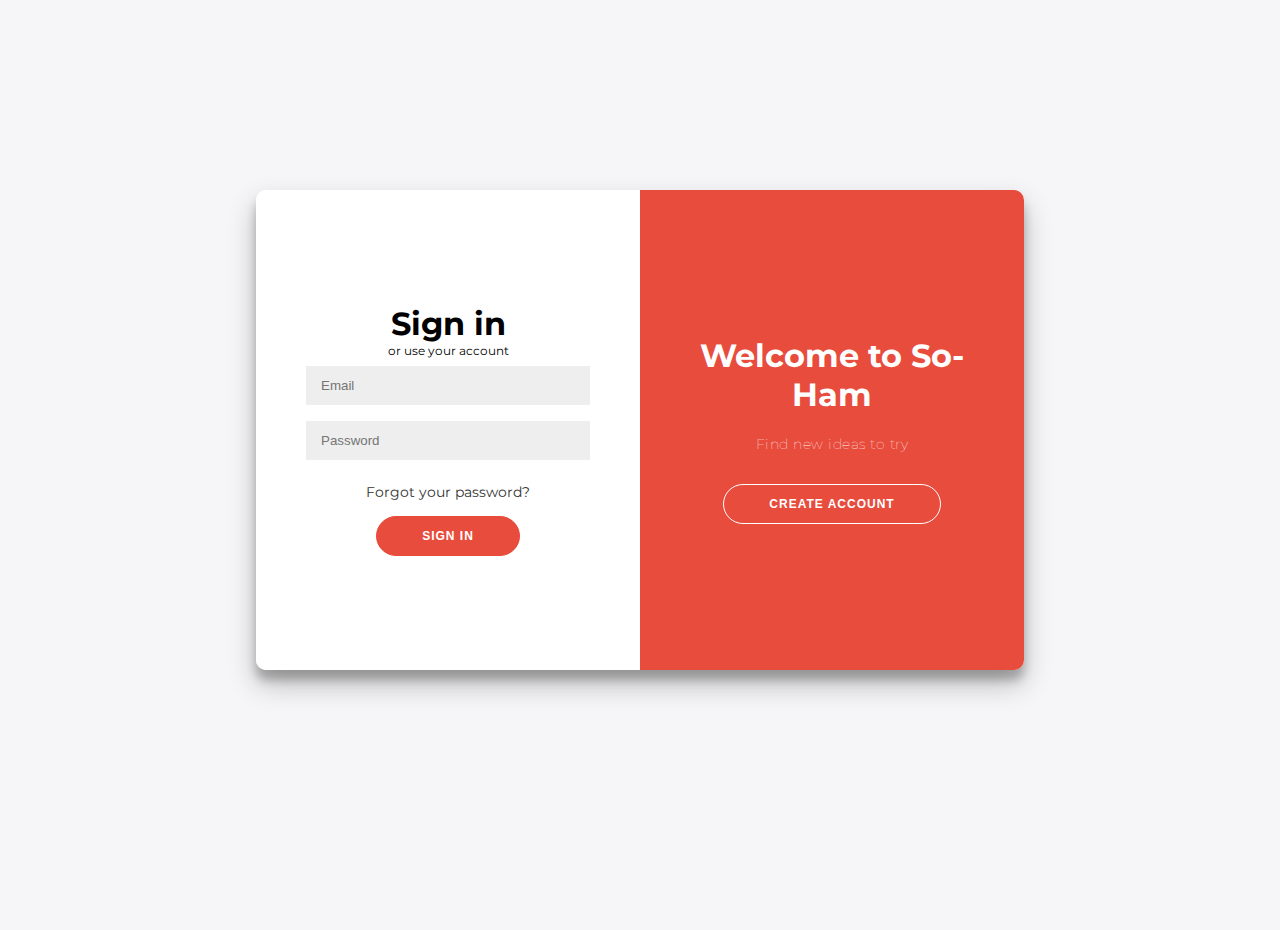
<file: login.html>
<!DOCTYPE html>
<html lang="en">
  <head>
    <meta charset="UTF-8" />
    <meta http-equiv="X-UA-Compatible" content="IE=edge" />
    <meta name="viewport" content="width=device-width, initial-scale=1.0" />
    <title>Document</title>
    <style>
      @import url("https://fonts.googleapis.com/css?family=Montserrat:400,800");

      * {
        box-sizing: border-box;
      }

      body {
        background: #f6f5f7;
        display: flex;
        justify-content: center;
        align-items: center;
        flex-direction: column;
        font-family: "Montserrat", sans-serif;
        height: 100vh;
        margin: -20px 0 50px;
      }

      h1 {
        font-weight: bold;
        margin: 0;
      }

      h2 {
        text-align: center;
      }

      p {
        font-size: 14px;
        font-weight: 100;
        line-height: 20px;
        letter-spacing: 0.5px;
        margin: 20px 0 30px;
      }

      span {
        font-size: 12px;
      }

      a {
        color: #333;
        font-size: 14px;
        text-decoration: none;
        margin: 15px 0;
      }

      button {
        border-radius: 20px;
        border: 1px solid #e84c3d;
        background-color: #e84c3d;
        color: #ffffff;
        font-size: 12px;
        font-weight: bold;
        padding: 12px 45px;
        letter-spacing: 1px;
        text-transform: uppercase;
        transition: transform 80ms ease-in;
      }

      button:active {
        transform: scale(0.95);
      }

      button:focus {
        outline: none;
      }

      button.ghost {
        background-color: transparent;
        border-color: #ffffff;
      }

      form {
        background-color: #ffffff;
        display: flex;
        align-items: center;
        justify-content: center;
        flex-direction: column;
        padding: 0 50px;
        height: 100%;
        text-align: center;
      }

      input {
        background-color: #eee;
        border: none;
        padding: 12px 15px;
        margin: 8px 0;
        width: 100%;
      }

      .container {
        background-color: #fff;
        border-radius: 10px;
        box-shadow: 0 14px 28px rgba(0, 0, 0, 0.25),
          0 10px 10px rgba(0, 0, 0, 0.22);
        position: relative;
        overflow: hidden;
        width: 768px;
        max-width: 100%;
        min-height: 480px;
      }

      .form-container {
        position: absolute;
        top: 0;
        height: 100%;
        transition: all 0.6s ease-in-out;
      }

      .login-account-container {
        left: 0;
        width: 50%;
        z-index: 2;
      }

      .container.right-panel-active .login-account-container {
        transform: translateX(100%);
      }

      .create-account {
        left: 0;
        width: 50%;
        opacity: 0;
        z-index: 1;
      }

      .container.right-panel-active .create-account {
        transform: translateX(100%);
        opacity: 1;
        z-index: 5;
        animation: show 0.6s;
      }

      @keyframes show {
        0%,
        49.99% {
          opacity: 0;
          z-index: 1;
        }

        50%,
        100% {
          opacity: 1;
          z-index: 5;
        }
      }

      .overlay-container {
        position: absolute;
        top: 0;
        left: 50%;
        width: 50%;
        height: 100%;
        overflow: hidden;
        transition: transform 0.6s ease-in-out;
        z-index: 100;
      }

      .container.right-panel-active .overlay-container {
        transform: translateX(-100%);
      }

      .overlay {
        background: #e84c3d;
        background: linear-gradient(to right, #e84c3d, #e84c3d);
        background-repeat: no-repeat;
        background-size: cover;
        background-position: 0 0;
        color: #ffffff;
        position: relative;
        left: -100%;
        height: 100%;
        width: 200%;
        transform: translateX(0);
        transition: transform 0.6s ease-in-out;
      }

      .container.right-panel-active .overlay {
        transform: translateX(50%);
      }

      .overlay-panel {
        position: absolute;
        display: flex;
        align-items: center;
        justify-content: center;
        flex-direction: column;
        padding: 0 40px;
        text-align: center;
        top: 0;
        height: 100%;
        width: 50%;
        transform: translateX(0);
        transition: transform 0.6s ease-in-out;
      }

      .overlay-left {
        transform: translateX(-20%);
      }

      .container.right-panel-active .overlay-left {
        transform: translateX(0);
      }

      .overlay-right {
        right: 0;
        transform: translateX(0);
      }

      .container.right-panel-active .overlay-right {
        transform: translateX(20%);
      }

      .social-container {
        margin: 20px 0;
      }

      .social-container a {
        border: 1px solid #dddddd;
        border-radius: 50%;
        display: inline-flex;
        justify-content: center;
        align-items: center;
        margin: 0 5px;
        height: 40px;
        width: 40px;
      }

      footer {
        background-color: #222;
        color: #fff;
        font-size: 14px;
        bottom: 0;
        position: fixed;
        left: 0;
        right: 0;
        text-align: center;
        z-index: 999;
      }

      footer p {
        margin: 10px 0;
      }

      footer i {
        color: red;
      }

      footer a {
        color: #3c97bf;
        text-decoration: none;
      }
    </style>
  </head>
  <body>
    <div class="container" id="container">
      <div class="form-container create-account">
        <form>
          <h1>Create Account</h1>
          <span>or use your email for registration</span>
          <input type="text" placeholder="Name" />
          <input type="email" placeholder="Email" />
          <input type="text" placeholder="location" />
          <input type="text" placeholder="Website URL" />
          <input type="text" placeholder="Contact No." />
          <button>Sign Up</button>
        </form>
      </div>
      <div class="form-container login-account-container">
        <form>
          <h1>Sign in</h1>
          <span>or use your account</span>
          <input type="email" placeholder="Email" />
          <input type="password" placeholder="Password" />
          <a href="#">Forgot your password?</a>
          <button>Sign In</button>
        </form>
      </div>
      <div class="overlay-container">
        <div class="overlay">
          <div class="overlay-panel overlay-left">
            <h1>Login Instead !</h1>
            <p>Find new ideas to try</p>
            <button class="ghost" id="signIn">Login</button>
          </div>
          <div class="overlay-panel overlay-right">
            <h1>Welcome to So-Ham</h1>
            <p>Find new ideas to try</p>
            <button class="ghost" id="signUp">Create Account</button>
          </div>
        </div>
      </div>
    </div>
  </body>
  <script>
    const signUpButton = document.getElementById("signUp");
    const signInButton = document.getElementById("signIn");
    const container = document.getElementById("container");
    signUpButton.addEventListener("click", () => {
      container.classList.add("right-panel-active");
    });
    signInButton.addEventListener("click", () => {
      container.classList.remove("right-panel-active");
    });
  </script>
</html>
</file>
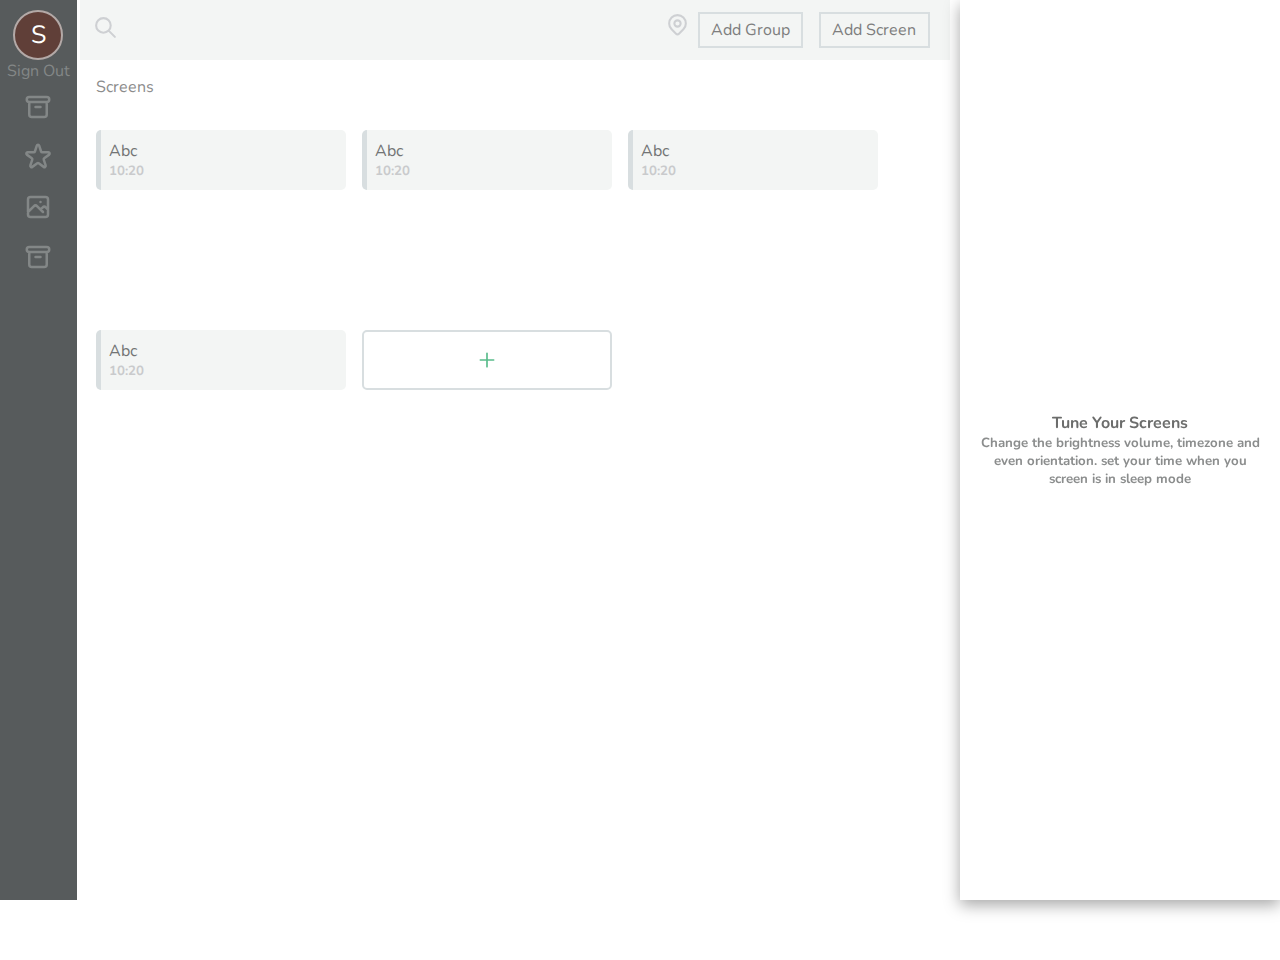
<file: screen.html>
<!DOCTYPE html>
<html lang="en">
  <head>
    <meta charset="UTF-8" />
    <meta http-equiv="X-UA-Compatible" content="IE=edge" />
    <meta name="viewport" content="width=device-width, initial-scale=1.0" />
    <title>Document</title>
    <link rel="preconnect" href="https://fonts.googleapis.com" />
    <link rel="preconnect" href="https://fonts.gstatic.com" crossorigin />
    <link
      href="https://fonts.googleapis.com/css2?family=Nunito&display=swap"
      rel="stylesheet"
    />
    <link rel="stylesheet" href="screen.css" />
  </head>
  <body>
    <div class="header">
      <div>
        <svg
          xmlns="http://www.w3.org/2000/svg"
          class="h-6 w-6"
          fill="none"
          style="color: #ced0d3; height: 25px"
          viewBox="0 0 24 24"
          stroke="currentColor"
        >
          <path
            stroke-linecap="round"
            stroke-linejoin="round"
            stroke-width="2"
            d="M21 21l-6-6m2-5a7 7 0 11-14 0 7 7 0 0114 0z"
          />
        </svg>
      </div>
      <div style="display: flex; flex-direction: row">
        <svg
          xmlns="http://www.w3.org/2000/svg"
          class="h-6 w-6"
          fill="none"
          style="color: #ced0d3; height: 25px"
          viewBox="0 0 24 24"
          stroke="currentColor"
        >
          <path
            stroke-linecap="round"
            stroke-linejoin="round"
            stroke-width="2"
            d="M17.657 16.657L13.414 20.9a1.998 1.998 0 01-2.827 0l-4.244-4.243a8 8 0 1111.314 0z"
          />
          <path
            stroke-linecap="round"
            stroke-linejoin="round"
            stroke-width="2"
            d="M15 11a3 3 0 11-6 0 3 3 0 016 0z"
          />
        </svg>
        <div class="headerButton">Add Group</div>
        <div class="headerButton">Add Screen</div>
      </div>
    </div>
    <div class="sidebarLeft">
      <div class="sidebarLeftItem">
        <div>S</div>
        <p>Sign Out</p>
      </div>
      <div class="sidebarLeftItem">
        <svg
          xmlns="http://www.w3.org/2000/svg"
          class="h-3 w-6"
          fill="none"
          style="color: #838787; height: 30px"
          viewBox="0 0 24 24"
          stroke="currentColor"
        >
          <path
            stroke-linecap="round"
            stroke-linejoin="round"
            stroke-width="2"
            d="M5 8h14M5 8a2 2 0 110-4h14a2 2 0 110 4M5 8v10a2 2 0 002 2h10a2 2 0 002-2V8m-9 4h4"
          />
        </svg>
      </div>
      <div class="sidebarLeftItem">
        <svg
          xmlns="http://www.w3.org/2000/svg"
          class="h-6 w-6"
          fill="none"
          viewBox="0 0 24 24"
          style="color: #838787; height: 30px"
          stroke="currentColor"
        >
          <path
            stroke-linecap="round"
            stroke-linejoin="round"
            stroke-width="2"
            d="M11.049 2.927c.3-.921 1.603-.921 1.902 0l1.519 4.674a1 1 0 00.95.69h4.915c.969 0 1.371 1.24.588 1.81l-3.976 2.888a1 1 0 00-.363 1.118l1.518 4.674c.3.922-.755 1.688-1.538 1.118l-3.976-2.888a1 1 0 00-1.176 0l-3.976 2.888c-.783.57-1.838-.197-1.538-1.118l1.518-4.674a1 1 0 00-.363-1.118l-3.976-2.888c-.784-.57-.38-1.81.588-1.81h4.914a1 1 0 00.951-.69l1.519-4.674z"
          />
        </svg>
      </div>
      <div class="sidebarLeftItem">
        <svg
          xmlns="http://www.w3.org/2000/svg"
          class="h-6 w-6"
          style="color: #838787; height: 30px"
          fill="none"
          viewBox="0 0 24 24"
          stroke="currentColor"
        >
          <path
            stroke-linecap="round"
            stroke-linejoin="round"
            stroke-width="2"
            d="M4 16l4.586-4.586a2 2 0 012.828 0L16 16m-2-2l1.586-1.586a2 2 0 012.828 0L20 14m-6-6h.01M6 20h12a2 2 0 002-2V6a2 2 0 00-2-2H6a2 2 0 00-2 2v12a2 2 0 002 2z"
          />
        </svg>
      </div>
      <div class="sidebarLeftItem">
        <svg
          xmlns="http://www.w3.org/2000/svg"
          class="h-3 w-6"
          fill="none"
          style="color: #838787; height: 30px"
          viewBox="0 0 24 24"
          stroke="currentColor"
        >
          <path
            stroke-linecap="round"
            stroke-linejoin="round"
            stroke-width="2"
            d="M5 8h14M5 8a2 2 0 110-4h14a2 2 0 110 4M5 8v10a2 2 0 002 2h10a2 2 0 002-2V8m-9 4h4"
          />
        </svg>
      </div>
    </div>
    <div class="mainScreen">
      <div style="color: #8c8c8c">Screens</div>
      <div class="screenContainer">
        <div class="smallCards">
          <p style="color: #727474">Abc</p>
          <h5 style="color: #c9cacc">10:20</h5>
        </div>
        <div class="smallCards">
          <p style="color: #727474">Abc</p>
          <h5 style="color: #c9cacc">10:20</h5>
        </div>
        <div class="smallCards">
          <p style="color: #727474">Abc</p>
          <h5 style="color: #c9cacc">10:20</h5>
        </div>
        <div class="smallCards">
          <p style="color: #727474">Abc</p>
          <h5 style="color: #c9cacc">10:20</h5>
        </div>
        <div class="AddScreen smallCards">
          <svg
            xmlns="http://www.w3.org/2000/svg"
            class="h-6 w-6"
            fill="none"
            viewBox="0 0 24 24"
            stroke="currentColor"
            style="color: #59bc8b; height: 20px"
          >
            <path
              stroke-linecap="round"
              stroke-linejoin="round"
              stroke-width="2"
              d="M12 4v16m8-8H4"
            />
          </svg>
        </div>
      </div>
    </div>
    <div class="sidebarRight">
      <h4 style="color: #6c6d6c">Tune Your Screens</h4>
      <h5 style="text-align: center">
        Change the brightness volume, timezone and even orientation. set your
        time when you screen is in sleep mode
      </h5>
    </div>
  </body>
</html>
</file>
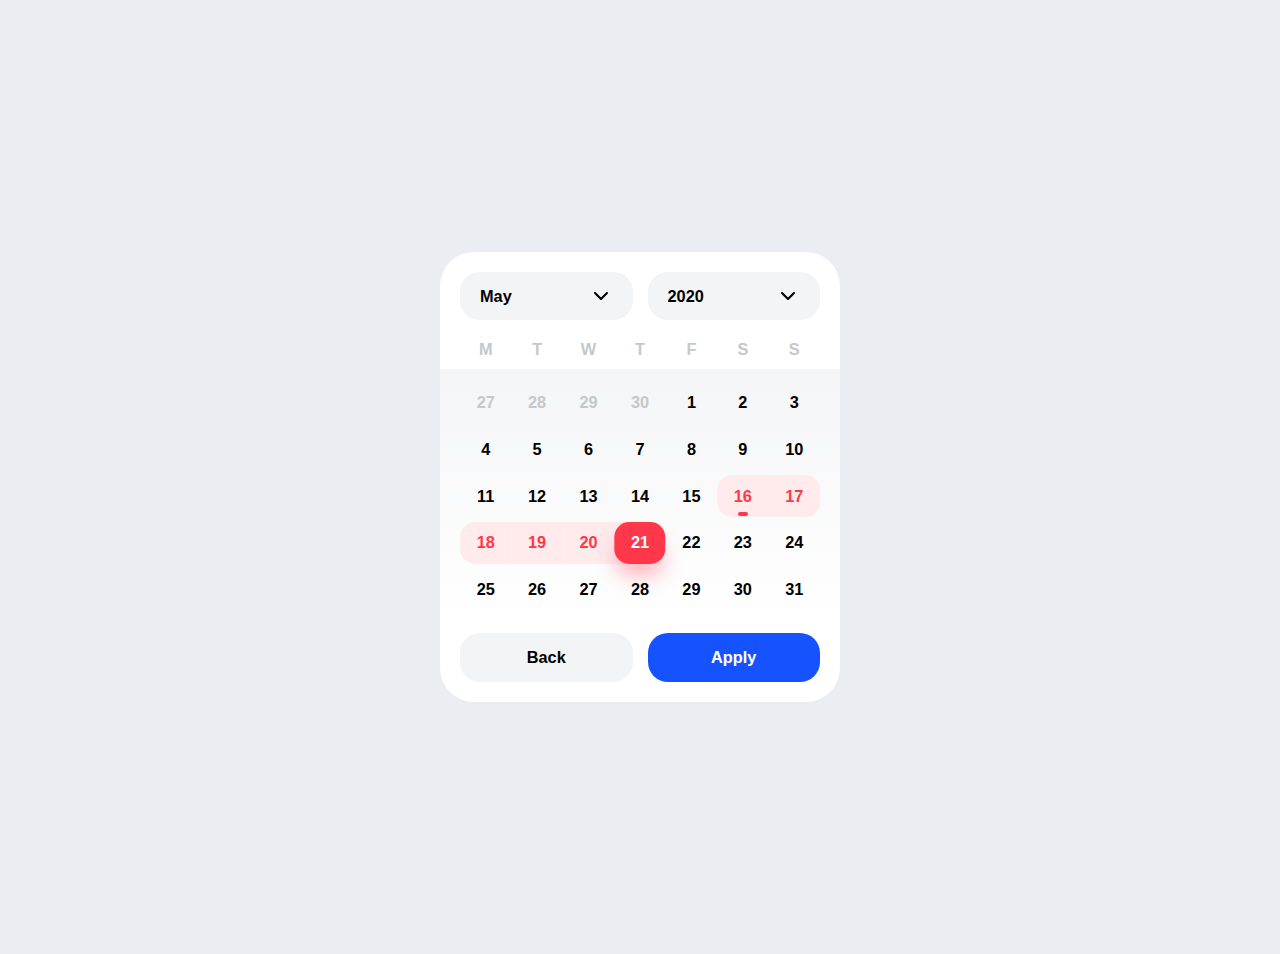
<file: test.html>
<!DOCTYPE html>
<html lang="en">
  <head>
    <meta charset="UTF-8" />
    <meta http-equiv="X-UA-Compatible" content="IE=edge" />
    <meta name="viewport" content="width=device-width, initial-scale=1.0" />
    <title>Document</title>
    <link
      href="https://fonts.googleapis.com/css?family=DM+Sans:400,500,700&display=swap"
      rel="stylesheet"
    />
    <link rel="stylesheet" href="test.css" />
  </head>
  <body>
    <div class="calendar">
      <div class="calendar__opts">
        <select name="calendar__month" id="calendar__month">
          <option>Jan</option>
          <option>Feb</option>
          <option>Mar</option>
          <option>Apr</option>
          <option selected>May</option>
          <option>Jun</option>
          <option>Jul</option>
          <option>Aug</option>
          <option>Sep</option>
          <option>Oct</option>
          <option>Nov</option>
          <option>Dec</option>
        </select>

        <select name="calendar__year" id="calendar__year">
          <option>2017</option>
          <option>2018</option>
          <option>2019</option>
          <option selected>2020</option>
        </select>
      </div>

      <div class="calendar__body">
        <div class="calendar__days">
          <div>M</div>
          <div>T</div>
          <div>W</div>
          <div>T</div>
          <div>F</div>
          <div>S</div>
          <div>S</div>
        </div>

        <div class="calendar__dates">
          <div class="calendar__date calendar__date--grey"><span>27</span></div>
          <div class="calendar__date calendar__date--grey"><span>28</span></div>
          <div class="calendar__date calendar__date--grey"><span>29</span></div>
          <div class="calendar__date calendar__date--grey"><span>30</span></div>
          <div class="calendar__date"><span>1</span></div>
          <div class="calendar__date"><span>2</span></div>
          <div class="calendar__date"><span>3</span></div>
          <div class="calendar__date"><span>4</span></div>
          <div class="calendar__date"><span>5</span></div>
          <div class="calendar__date"><span>6</span></div>
          <div class="calendar__date"><span>7</span></div>
          <div class="calendar__date"><span>8</span></div>
          <div class="calendar__date"><span>9</span></div>
          <div class="calendar__date"><span>10</span></div>
          <div class="calendar__date"><span>11</span></div>
          <div class="calendar__date"><span>12</span></div>
          <div class="calendar__date"><span>13</span></div>
          <div class="calendar__date"><span>14</span></div>
          <div class="calendar__date"><span>15</span></div>
          <div
            class="calendar__date calendar__date--selected calendar__date--first-date calendar__date--range-start"
          >
            <span>16</span>
          </div>
          <div
            class="calendar__date calendar__date--selected calendar__date--last-date"
          >
            <span>17</span>
          </div>
          <div
            class="calendar__date calendar__date--selected calendar__date--first-date"
          >
            <span>18</span>
          </div>
          <div class="calendar__date calendar__date--selected">
            <span>19</span>
          </div>
          <div class="calendar__date calendar__date--selected">
            <span>20</span>
          </div>
          <div
            class="calendar__date calendar__date--selected calendar__date--last-date calendar__date--range-end"
          >
            <span>21</span>
          </div>
          <div class="calendar__date"><span>22</span></div>
          <div class="calendar__date"><span>23</span></div>
          <div class="calendar__date"><span>24</span></div>
          <div class="calendar__date"><span>25</span></div>
          <div class="calendar__date"><span>26</span></div>
          <div class="calendar__date"><span>27</span></div>
          <div class="calendar__date"><span>28</span></div>
          <div class="calendar__date"><span>29</span></div>
          <div class="calendar__date"><span>30</span></div>
          <div class="calendar__date"><span>31</span></div>
        </div>
      </div>

      <div class="calendar__buttons">
        <button class="calendar__button calendar__button--grey">Back</button>

        <button class="calendar__button calendar__button--primary">
          Apply
        </button>
      </div>
    </div>
  </body>
</html>
</file>
<file: screen.css>
* {
  font-family: "Nunito", sans-serif;
  margin: 0;
  padding: 0;
  box-sizing: border-box;
}
.sidebarLeft {
  background-color: #575b5c;
  width: 6vw;
  height: 100vh;
  position: fixed;
  top: 0;
  display: flex;
  flex-direction: column;
}
.sidebarRight {
  background-color: #fff;
  box-shadow: rgba(0, 0, 0, 0.35) 0px 5px 15px;
  width: 25vw;
  right: 0;
  top: 0;
  color: #8b8d8d;
  padding: 1rem;
  z-index: 1;
  height: 100vh;
  position: fixed;
  display: flex;
  justify-content: center;
  align-items: center;
  flex-direction: column;
}
.sidebarLeftItem {
  width: 100%;
  min-height: 50px;
  flex-direction: column;
  display: flex;
  align-items: center;
  color: white;
  justify-content: center;
}
.sidebarLeftItem div {
  width: 50px;
  margin-top: 10px;
  border: 2px solid #b3a9a7;
  display: grid;
  place-items: center;
  height: 50px;
  font-size: 25px;

  border-radius: 50%;
  background-color: #603f38;
}
.sidebarLeftItem p {
  color: #838787;
}
.mainScreen {
  width: 69vw;
  height: 100vh;
  margin-left: 80px;
  padding: 1rem;
  background-color: rgb(255, 255, 255);
}
.header {
  width: 68vw;
  height: 60px;
  margin-left: 80px;
  padding: 0.8rem;
  display: flex;
  flex-direction: row;
  align-items: center;
  justify-content: space-between;
  top: 0;
  background-color: #f3f5f4;
}

.screenContainer {
  width: 100%;
  display: flex;
  flex-direction: row;
  flex-wrap: wrap;
  margin: 1rem 0;
  min-height: 400px;
}
.smallCards {
  width: 250px;
  margin: 1rem 1rem 0 0;
  height: 60px;
  border-left: 5px solid #d8dee0;
  background-color: #f3f5f4;
  display: flex;
  justify-content: center;
  border-radius: 5px;
  padding: 0.5rem;
  flex-direction: column;
}
.AddScreen {
  background-color: white !important;
  cursor: pointer;
  border: 2px solid #d8dee0 !important;
}
.AddScreen:hover {
  background-color: #d8dee0 !important;
}
.headerButton {
  border: 2px solid #d8dee0 !important;
  padding: 0.3rem 0.7rem;
  color: #7e7e7e;
  cursor: pointer;
  margin: 0 0.5rem;
}
.generalButton {
  border: 2px solid #cae5d9 !important;
  padding: 0.3rem 0.7rem;
  color: #7e7e7e;
  font-weight: bold;
  width: 100%;
  text-align: center;
  cursor: pointer;
  margin: 0 0.5rem;
}

.slider {
  -webkit-appearance: none;
  height: 5px;
  border-radius: 10px;
  background: #d3d3d3;
  margin: auto;
  outline: none;
  opacity: 0.7;
  -webkit-transition: 0.2s;
  transition: opacity 0.2s;
}

.slider:hover {
  opacity: 1;
}

.slider::-webkit-slider-thumb {
  -webkit-appearance: none;
  appearance: none;
  width: 20px;
  height: 20px;
  border-radius: 50%;
  border: 3px solid #d3d3d3;
  background: #fff;
  cursor: pointer;
}

.slider::-moz-range-thumb {
  width: 25px;
  height: 25px;
  background: #04aa6d;
  cursor: pointer;
}
.photoCards {
  width: 250px;
  height: 240px;
  background-color: transparent;
  overflow: hidden;
  border-radius: 5px;
  position: relative;
  margin: 1rem;
  cursor: pointer;
}
.image {
  display: grid;
  background-color: transparent;
  place-items: center;
  border-radius: 0.5rem;
}
.image p {
  margin: 0.3rem 0;
}
.containerVideo {
  position: relative;
  width: fit-content;
  display: flex;
  align-items: center;
  justify-content: center;
  flex-warp: warp;
  padding: 30px;
}

.containerVideo .videoCard {
  position: relative;
  max-width: 300px;
  height: 215px;
  background-color: #f3f5f4;
  margin: 30px 5px;
  padding: 20px 15px;
  display: flex;
  flex-direction: column;
  transition: 0.3s ease-in-out;
  border-radius: 15px;
}
.containerVideo .videoCard:hover {
  height: 320px;
}

.containerVideo .videoCard .image {
  position: relative;
  width: 260px;
  height: 260px;

  top: -40%;
  left: 8px;
  box-shadow: 0 5px 20px rgba(0, 0, 0, 0.2);
  z-index: 1;
}

.containerVideo .videoCard .image img {
  max-width: 100%;
  border-radius: 15px;
}

.containerVideo .videoCard .contentVideo {
  position: relative;
  top: -140px;
  padding: 10px 15px;
  color: #111;
  text-align: center;

  visibility: hidden;
  opacity: 0;
  transition: 0.3s ease-in-out;
}

.containerVideo .videoCard:hover .contentVideo {
  margin-top: 30px;
  visibility: visible;
  opacity: 1;
  transition-delay: 0.2s;
}
.photoCards p,
.modal-content p,
.playlistCard p {
  margin: 0 0.5rem;
  color: #585858;
}
.photoCards h5 {
  margin: 0 0.5rem;
  color: #585858;
}
.playlistCard {
  width: 100%;
  height: 65px;
  border: 2px solid #f3f6fd;
  overflow: hidden;
  border-radius: 5px;
  margin: 0 1rem;
  display: flex;
  cursor: pointer;
  transition: 0.5s;
  flex-direction: row;
  justify-content: flex-start;
  align-items: flex-start;
}
.playlistCard:hover {
  height: 300px;
}
.playlistCard div h5 {
  margin: 0 0.5rem;
  color: #c7c7c7;
}
.playlistCard div {
  margin: auto 0;
}
.modal {
  display: none;
  position: fixed;
  z-index: 1;
  padding-top: 50px;
  left: 0;
  top: 0;
  width: 100%;
  height: 100%;
  overflow: auto;
  background-color: rgb(0, 0, 0);
  background-color: rgba(0, 0, 0, 0.4);
}

.modal-content {
  background-color: #f3f6fd;
  margin: auto;
  border-radius: 5px;
  padding: 20px;
  border: 1px solid #888;
  width: 80%;
}

.close {
  color: #aaaaaa;
  float: right;
  font-size: 28px;
  font-weight: bold;
}

.close:hover,
.close:focus {
  color: #000;
  text-decoration: none;
  cursor: pointer;
}
</file>
<file: test.css>
.calendar {
  --side-padding: 20px;
  --border-radius: 34px;
  --accent-br: 15px;
  width: 400px;
}
.calendar select {
  background-color: #f3f4f6;
  padding: 15px 20px;
}
.calendar__opts,
.calendar__buttons {
  background-color: #fff;
  display: grid;
  grid-template-columns: 1fr 1fr;
  column-gap: 15px;
}
.calendar__opts {
  border-top-left-radius: var(--border-radius);
  border-top-right-radius: var(--border-radius);
  padding: 20px var(--side-padding);
}
.calendar__body {
  background-image: linear-gradient(to bottom, #f3f4f6, #fff);
}
.calendar__days {
  background-color: #fff;
  padding: 0 var(--side-padding) 10px;
  display: grid;
  grid-template-columns: repeat(7, 1fr);
}
.calendar__days > div {
  text-align: center;
  font-weight: 700;
  font-size: 1.02rem;
  color: #c5c8ca;
}
.calendar__dates {
  padding: 10px var(--side-padding);
  display: grid;
  grid-template-columns: repeat(7, 1fr);
}
.calendar__date {
  --height: calc(400px / 6 - var(--side-padding));
  text-align: center;
  height: var(--height);
  line-height: var(--height);
  font-weight: 600;
  font-size: 1.02rem;
  cursor: pointer;
  position: relative;
}
.calendar__date::before {
  content: "";
  position: absolute;
  background-color: rgba(255, 255, 255, 0);
  width: 100%;
  height: calc(var(--height) * 0.9);
  top: 50%;
  left: 50%;
  transform: translate(-50%, -50%);
  border-radius: var(--accent-br);
  transition: background-color 0.3s ease;
}
.calendar__date:not(.calendar__date--selected):not(.calendar__date--grey):hover::before {
  background-color: #ededed;
}
.calendar__date--grey {
  color: #c5c8ca;
  cursor: not-allowed;
}
.calendar__date--selected {
  color: #ff374b;
}
.calendar__date--selected::before {
  background-color: #ffeaec;
  border-radius: 0px;
}
.calendar__date--first-date::before {
  border-top-left-radius: var(--accent-br);
  border-bottom-left-radius: var(--accent-br);
}
.calendar__date--last-date::before {
  border-top-right-radius: var(--accent-br);
  border-bottom-right-radius: var(--accent-br);
}
.calendar__date--range-start::after {
  content: "";
  position: absolute;
  bottom: 3px;
  border-radius: 24px;
  left: 50%;
  transform: translateX(-50%);
  background-color: #ff374b;
  width: 10px;
  height: 4px;
}
.calendar__date--range-end {
  color: #fff;
}
.calendar__date--range-end::before {
  box-shadow: 0 15px 20px -3px rgba(255, 55, 75, 0.35);
  background-color: #ff374b;
  border-radius: var(--accent-br);
  z-index: 1;
}
.calendar__date--range-end::after {
  content: "";
  position: absolute;
  height: calc(var(--height) * 0.9);
  background-color: #ffeaec;
  width: 50px;
  top: 50%;
  right: 50%;
  transform: translateY(-50%);
}
.calendar__date span {
  position: relative;
  z-index: 1;
}
.calendar__buttons {
  padding: 10px var(--side-padding) 20px;
  border-bottom-left-radius: var(--border-radius);
  border-bottom-right-radius: var(--border-radius);
}
.calendar__button {
  cursor: pointer;
}
.calendar__button--grey {
  background-color: #f3f4f6;
}
.calendar__button--primary {
  background-color: #1752ff;
  color: #fff;
  transition: box-shadow 0.3s cubic-bezier(0.21, 0.68, 0.09, 0.27),
    transform 0.2s linear;
}
.calendar__button--primary:hover {
  box-shadow: 0 20px 30px -13px rgba(23, 82, 255, 0.45);
  transform: translateY(-3px);
}
.calendar__button--primary:active {
  box-shadow: 0 10px 10px -6px rgba(23, 82, 255, 0.45);
  transform: translateY(-1px);
}
body {
  display: grid;
  place-items: center;
  background-color: #eaedf2;
  height: 100vh;
  font-family: "Nunito", sans-serif;
  font-size: 14px;
  margin: 3vmin;
}
select,
button {
  font-family: inherit;
  font-weight: 700;
  font-size: 1.02rem;
  border-radius: 20px;
  outline: none;
  border: 0;
  padding: 15px 20px;
  -webkit-appearance: none;
  -moz-appearance: none;
  appearance: none;
}
select {
  background-image: url("data:image/svg+xml,%3C%3Fxml version='1.0' encoding='utf-8'%3F%3E%3C!DOCTYPE svg PUBLIC '-//W3C//DTD SVG 1.1//EN' 'http://www.w3.org/Graphics/SVG/1.1/DTD/svg11.dtd'%3E%3Csvg version='1.1' id='Capa_1' xmlns='http://www.w3.org/2000/svg' xmlns:xlink='http://www.w3.org/1999/xlink' x='0px' y='0px' width='960px' height='560px' viewBox='0 0 960 560' enable-background='new 0 0 960 560' xml:space='preserve'%3E%3Cg id='Rounded_Rectangle_33_copy_4_1_'%3E%3Cpath d='M480,344.181L268.869,131.889c-15.756-15.859-41.3-15.859-57.054,0c-15.754,15.857-15.754,41.57,0,57.431l237.632,238.937 c8.395,8.451,19.562,12.254,30.553,11.698c10.993,0.556,22.159-3.247,30.555-11.698l237.631-238.937 c15.756-15.86,15.756-41.571,0-57.431s-41.299-15.859-57.051,0L480,344.181z'/%3E%3C/g%3E%3C/svg%3E");
  background-size: 24px;
  background-repeat: no-repeat;
  background-position: calc(100% - var(--side-padding)) center;
}
</file>
